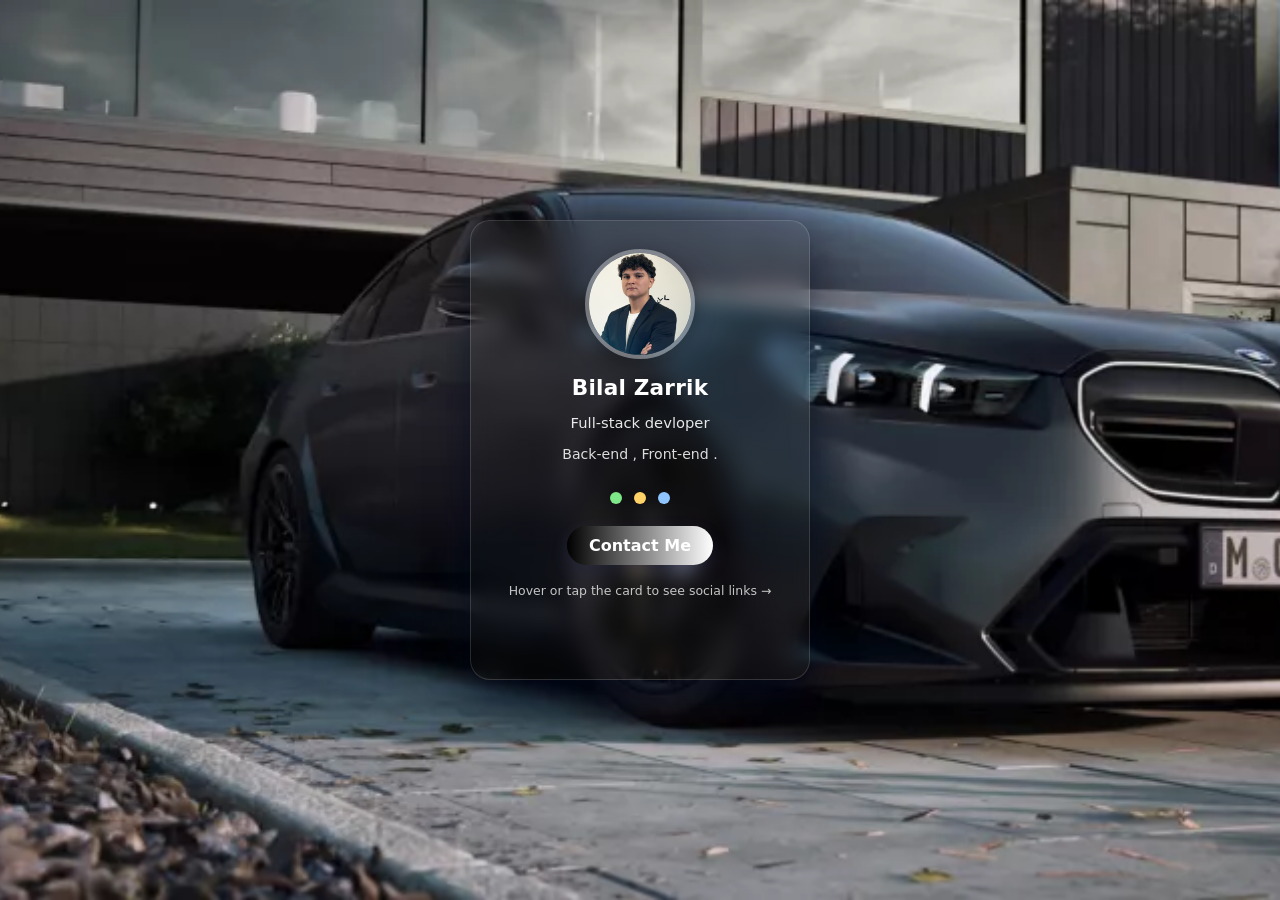
<file: index.html>
<!doctype html>
<html lang="en">
<head>
<meta charset="utf-8" />
<meta name="viewport" content="width=device-width,initial-scale=1" />
<title>Flip Card — Profile / Social Links</title>
<style>
  :root{
    --card-w: 340px;
    --card-h: 460px;
    --glass: rgba(255,255,255,0.09);
    --glass-border: rgba(255,255,255,0.14);
  }

  *{box-sizing:border-box;margin:0;padding:0;font-family:Inter, system-ui, -apple-system, "Segoe UI", Roboto, "Helvetica Neue", Arial;}

body {
  min-height: 100vh;
  display: flex;
  align-items: center;
  justify-content: center;

  background: url('g90_stage_dsk_fb_3840_1680.webp') no-repeat center center / cover;


  background-attachment: fixed; 
  perspective: 1000px;
}

  .scene{
    width:var(--card-w);
    height:var(--card-h);
    position:relative;
  }

  /* card container that will rotate */
  .card {
    width:100%;
    height:100%;
    position:relative;
    transform-style:preserve-3d;
    transition: transform 0.9s cubic-bezier(.2,.9,.3,1);
    cursor:pointer;
  }

  /* rotate on hover (desktop) */
  .scene:hover .card { transform: rotateY(180deg); }

  /* also allow toggling with JS on touch devices */
  .card.is-flipped { transform: rotateY(180deg); }

  .side{
    position:absolute;
    inset:0;
    border-radius:20px;
    background: linear-gradient(180deg, rgba(255,255,255,0.04), rgba(255,255,255,0.02));
    border: 1px solid var(--glass-border);
    box-shadow: 0 18px 40px rgba(2,8,30,0.6);
    backdrop-filter: blur(10px);
    -webkit-backdrop-filter: blur(10px);
    color:#fff;
    display:flex;
    flex-direction:column;
    align-items:center;
    padding:28px;
    backface-visibility:hidden;
  }

  /* front content */
  .front { gap:8px; }
  .avatar{
    width:110px;height:110px;border-radius:50%;
    overflow:hidden;border:4px solid rgba(255,255,255,0.35);
    box-shadow:0 6px 20px rgba(0,0,0,0.4);
  }
  .avatar img{width:100%;height:100%;object-fit:cover;display:block;}

  h2{font-size:1.35rem;margin-top:8px;margin-bottom:6px;letter-spacing:0.2px;}
  .role{font-size:0.92rem;opacity:0.9;margin-bottom:6px;}
  .desc{font-size:0.88rem;opacity:0.85;text-align:center;line-height:1.35;margin:0 6px 12px;}

  .front .icons-row{
    display:flex;gap:12px;margin-top:8px;
    align-items:center;justify-content:center;
  }
  .pill-btn{
    margin-top:14px;
    padding:10px 22px;border-radius:999px;background:linear-gradient(90deg,#000000,#ffffff);
    color:#fff;text-decoration:none;font-weight:600;display:inline-block;
    box-shadow:0 8px 20px rgba(109, 130, 255, 0.12);
  }
  .note{font-size:0.78rem;opacity:0.75;margin-top:10px;}

  /* back side (rotated) */
  .back{
    transform: rotateY(180deg);
    gap:18px;
    justify-content:center;
  }
  .back h3{font-size:1.05rem;margin-bottom:2px;}
  .back p{font-size:0.88rem;opacity:0.9;margin-bottom:6px;}

  .socials{
    display:flex;
    gap:18px;
    align-items:center;
    justify-content:center;
    margin-top:6px;
  }

  .social-link{
    width:64px;height:64px;border-radius:12px;
    display:flex;align-items:center;justify-content:center;
    background: linear-gradient(180deg, rgba(255,255,255,0.03), rgba(255,255,255,0.01));
    border:1px solid rgba(255,255,255,0.04);
    transition: transform .22s, box-shadow .22s;
    text-decoration:none;color:inherit;
  }
  .social-link:hover{ transform: translateY(-6px) scale(1.05); box-shadow:0 12px 30px rgba(2,8,30,0.45); }

  /* svg icon size */
  .social-link svg{ width:28px;height:28px; display:block; }

  /* small screen tweaks */
  @media (max-width:420px){
    :root{ --card-w: 320px; --card-h: 500px; }
    .pill-btn{ padding:10px 18px; }
  }
</style>
</head>
<body>
  <div class="scene" aria-label="Profile card">
    <div class="card" id="card">
      <!-- front -->
      <div class="side front" role="region" aria-labelledby="name">
        <div class="avatar" aria-hidden="true">
          <img src="Picsart_25-09-20_15-00-03-237 (2).png" alt="Profile photo" />
        </div>

        <h2 id="name">Bilal Zarrik</h2>
        <div class="role">Full-stack devloper</div>
        <div class="desc">Back-end , Front-end .</div>

        <div class="icons-row" aria-hidden="true">
          <!-- small social dots if desired -->
          <svg width="12" height="12" viewBox="0 0 12 12" fill="#7ee787"><circle cx="6" cy="6" r="6"/></svg>
          <svg width="12" height="12" viewBox="0 0 12 12" fill="#ffd166"><circle cx="6" cy="6" r="6"/></svg>
          <svg width="12" height="12" viewBox="0 0 12 12" fill="#8ec5ff"><circle cx="6" cy="6" r="6"/></svg>
        </div>

        <a class="pill-btn" href="mailto:bilalzarrik11@gmail.com" target="_blank" rel="noopener">Contact Me</a>
        <div class="note">Hover or tap the card to see social links →</div>
      </div>

      <!-- back -->
      <div class="side back" role="region" aria-labelledby="follow">
        <h3 id="follow">Follow me</h3>
        <p>Connect on these platforms:</p>

        <div class="socials" role="list">
          <!-- Facebook -->
          <a role="listitem" class="social-link" href="https://www.facebook.com/bilal.zarik" target="_blank" rel="noopener" aria-label="Facebook">
            <!-- FB SVG -->
            <svg viewBox="0 0 24 24" fill="currentColor" aria-hidden="true">
              <path d="M22 12a10 10 0 1 0-11.5 9.86v-6.99h-2.3V12h2.3V9.8c0-2.27 1.35-3.52 3.42-3.52.99 0 2.03.18 2.03.18v2.23h-1.14c-1.12 0-1.47.7-1.47 1.42V12h2.5l-.4 2.87h-2.1v6.99A10 10 0 0 0 22 12z"></path>
            </svg>
          </a>

          <!-- TikTok -->
          <a role="listitem" class="social-link" href="https://www.tiktok.com/@ssj_bilal?lang=fr" target="_blank" rel="noopener" aria-label="TikTok">
            <!-- TikTok-like SVG -->
             
         <link rel="stylesheet" href="https://cdnjs.cloudflare.com/ajax/libs/font-awesome/5.15.3/css/all.min.css" integrity="sha512-iBBXm8fW90+nuLcSKlbmrPcLa0OT92xO1BIsZ+ywDWZCvqsWgccV3gFoRBv0z+8dLJgyAHIhR35VZc2oM/gI1w==" crossorigin="anonymous" />
<i class="fab fa-tiktok fa-2x"></i>   
          </a>

          <!-- LinkedIn -->
          <a role="listitem" class="social-link" href="https://www.linkedin.com/in/bilal-zarrik-15208238a/" target="_blank" rel="noopener" aria-label="LinkedIn">
            <!-- LinkedIn SVG -->
            <svg viewBox="0 0 24 24" fill="currentColor" aria-hidden="true">
              <path d="M4.98 3.5C4.98 4.88 3.88 6 2.5 6S0 4.88 0 3.5 1.12 1 2.5 1 4.98 2.12 4.98 3.5zM.5 8.5h4V24h-4zM8.5 8.5h3.84v2.06h.05c.54-1.02 1.86-2.06 3.84-2.06 4.11 0 4.86 2.7 4.86 6.21V24h-4V15.2c0-2.1-.04-4.8-2.92-4.8-2.92 0-3.37 2.29-3.37 4.65V24h-4z"/>
            </svg>
          </a>
        </div>

        <div style="margin-top:12px;font-size:0.85rem;opacity:0.85">Tap anywhere on the card to flip back</div>
      </div>
    </div>
  </div>

<script>
  // Enable tap/click flip for touch devices.
  (function () {
    const card = document.getElementById('card');
    let touchEnabled = false;

    function toggleFlip(e){
      // if user clicked a link, don't toggle
      if (e.target.closest('a')) return;
      card.classList.toggle('is-flipped');
    }

    // detect touch support
    window.addEventListener('touchstart', function onFirstTouch() {
      touchEnabled = true;
      window.removeEventListener('touchstart', onFirstTouch, false);
    }, false);

    // On touch devices, use click to toggle.
    card.addEventListener('click', function(e){
      if (touchEnabled) {
        toggleFlip(e);
      }
      // On non-touch, native :hover handles flips; clicking will also toggle so user can lock it
      else {
        // optional: toggle for keyboard accessibility
      }
    });

    // Accessibility: allow keyboard users to flip with Enter/Space when focused
    card.setAttribute('tabindex', '0');
    card.addEventListener('keydown', function(e){
      if (e.key === 'Enter' || e.key === ' ') {
        e.preventDefault();
        card.classList.toggle('is-flipped');
      }
    });
  })();
</script>
</body>
</html>
</file>
